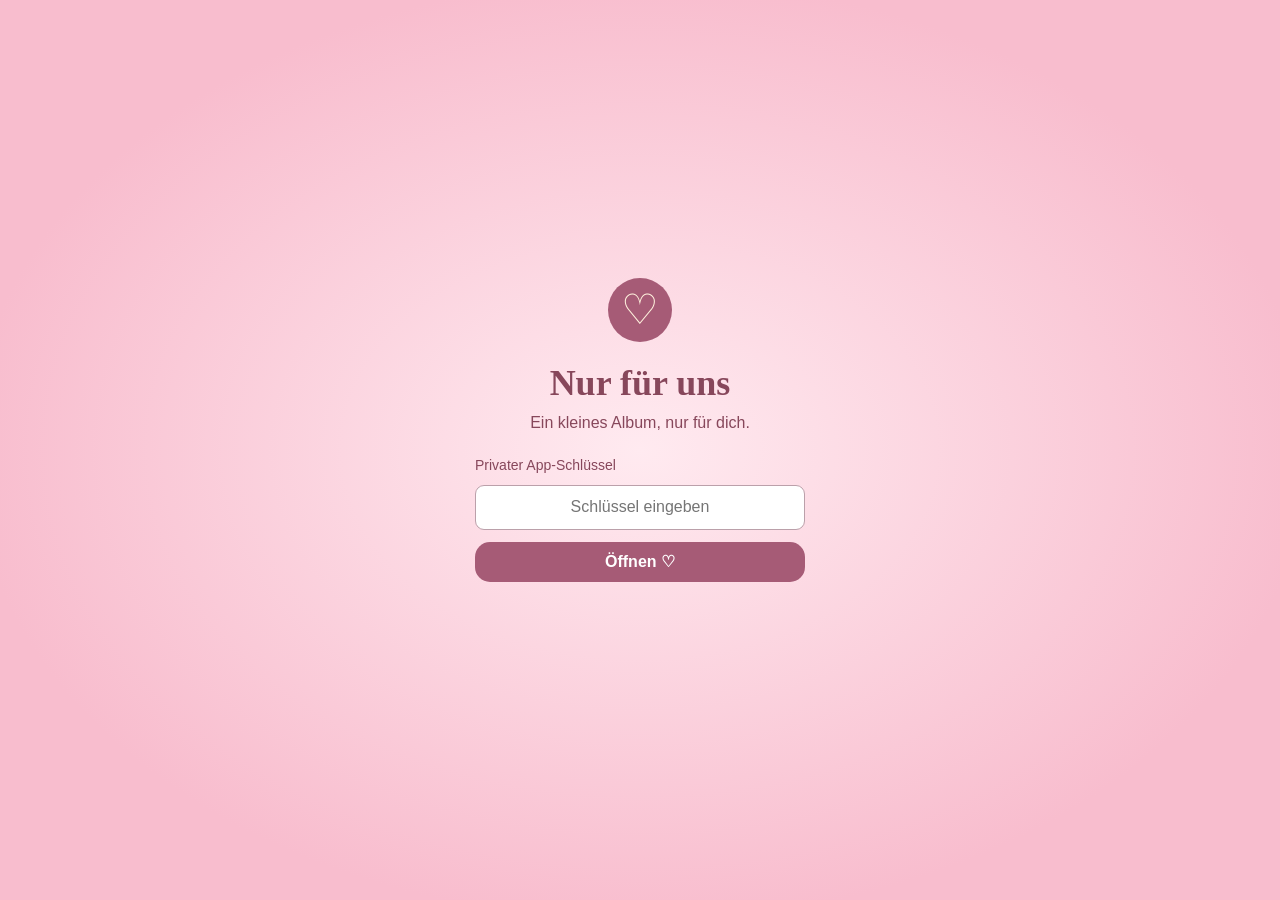
<file: website/index.html>
<!doctype html>
<html lang="de"><head><meta charset="utf-8"><meta name="viewport" content="width=device-width,initial-scale=1,viewport-fit=cover"><meta name="theme-color" content="#f8bdce"><meta name="apple-mobile-web-app-capable" content="yes"><meta name="apple-mobile-web-app-status-bar-style" content="default"><link rel="manifest" href="manifest.webmanifest"><link rel="apple-touch-icon" href="icon-192.png"><link rel="stylesheet" href="style.css?v=4"><title>Elisa ♡</title></head>
<body><main id="app"><section class="gate"><div class="seal">♡</div><h1>Nur für uns</h1><p>Ein kleines Album, nur für dich.</p><form id="access"><label for="key">Privater App-Schlüssel</label><input type="password" id="key" autocomplete="off" autocapitalize="none" autocorrect="off" spellcheck="false" placeholder="Schlüssel eingeben" required><button type="submit">Öffnen ♡</button></form><p class="error" id="access-error" role="alert"></p></section></main><dialog id="lightbox"><img alt="Erinnerungsfoto"><div class="light-nav"><button id="photo-prev" aria-label="Vorheriges Foto">‹</button><button id="close-photo">Schließen</button><button id="photo-next" aria-label="Nächstes Foto">›</button></div></dialog><script src="sound.js" defer></script><script src="app.js?v=4" defer></script></body></html>
</file>
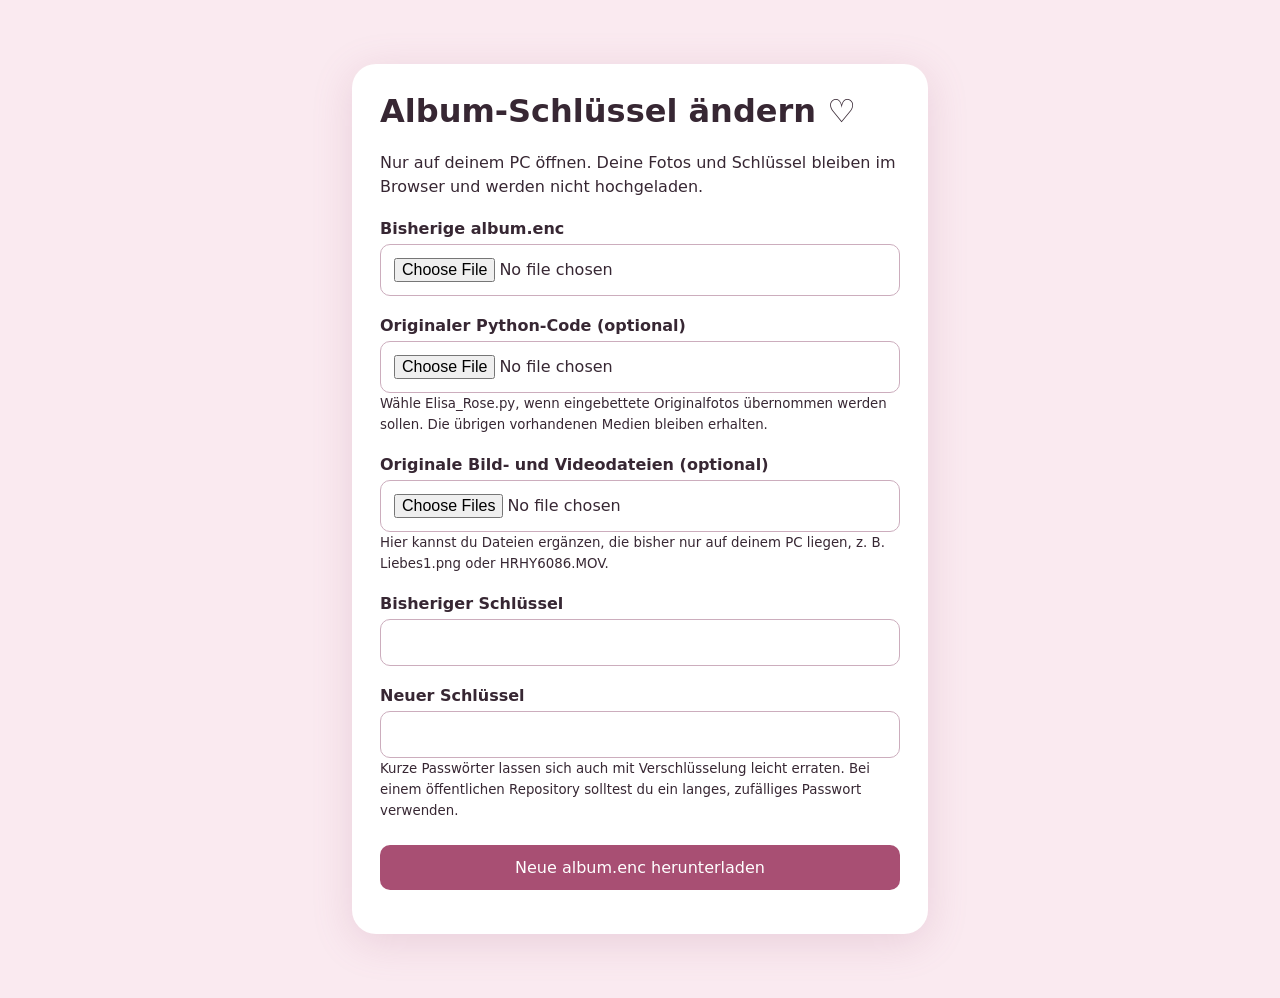
<file: Elisa-Originaldesign/Schluessel-aendern.html>
<!doctype html>
<html lang="de"><head><meta charset="utf-8"><meta name="viewport" content="width=device-width, initial-scale=1"><title>Album-Schlüssel ändern</title><style>body{font:16px system-ui;background:#faeaf0;color:#372733;margin:0;padding:24px}main{max-width:520px;margin:40px auto;background:white;padding:28px;border-radius:24px;box-shadow:0 8px 40px #ac658533}h1{margin-top:0}label{display:block;font-weight:600;margin:20px 0 6px}input,button{font:inherit;box-sizing:border-box;width:100%;padding:13px;border-radius:10px;border:1px solid #ccadbd}button{background:#a84f73;color:white;border:0;margin-top:24px;cursor:pointer}small,p{line-height:1.5}#result{overflow-wrap:anywhere}</style></head>
<body><main><h1>Album-Schlüssel ändern ♡</h1><p>Nur auf deinem PC öffnen. Deine Fotos und Schlüssel bleiben im Browser und werden nicht hochgeladen.</p><form id="form"><label for="file">Bisherige album.enc</label><input id="file" type="file" required><label for="source">Originaler Python-Code (optional)</label><input id="source" type="file" accept=".py"><small>Wähle Elisa_Rose.py, wenn eingebettete Originalfotos übernommen werden sollen. Die übrigen vorhandenen Medien bleiben erhalten.</small><label for="extra">Originale Bild- und Videodateien (optional)</label><input id="extra" type="file" accept="image/*,video/*,.MOV" multiple><small>Hier kannst du Dateien ergänzen, die bisher nur auf deinem PC liegen, z. B. Liebes1.png oder HRHY6086.MOV.</small><label for="old">Bisheriger Schlüssel</label><input id="old" type="password" autocomplete="off" required><label for="next">Neuer Schlüssel</label><input id="next" type="password" autocomplete="new-password" required><small>Kurze Passwörter lassen sich auch mit Verschlüsselung leicht erraten. Bei einem öffentlichen Repository solltest du ein langes, zufälliges Passwort verwenden.</small><button id="button">Neue album.enc herunterladen</button></form><p id="result" role="status"></p></main><script>
'use strict';
const get=id=>document.getElementById(id),magic=new TextEncoder().encode('ELISA2\0');
const b64=s=>{let clean=s.replace(/[\s\u200b\ufeff]/g,'').replace(/[\u2010-\u2015\u2212]/g,'-').replace(/-/g,'+').replace(/_/g,'/');clean=clean.padEnd(Math.ceil(clean.length/4)*4,'=');const d=atob(clean);return Uint8Array.from(d,c=>c.charCodeAt(0));};
async function derive(password,salt,uses){const material=await crypto.subtle.importKey('raw',new TextEncoder().encode(password),'PBKDF2',false,['deriveKey']);return crypto.subtle.deriveKey({name:'PBKDF2',salt,iterations:600000,hash:'SHA-256'},material,{name:'AES-GCM',length:256},false,uses);}
get('form').onsubmit=async e=>{
 e.preventDefault();const msg=get('result'),btn=get('button');btn.disabled=true;msg.textContent='Album wird neu verschlüsselt …';let stage='browser';
 try{
  if(!window.crypto||!crypto.subtle)throw new Error();
  stage='file';const bytes=new Uint8Array(await get('file').files[0].arrayBuffer());if(bytes.length<29)throw new Error();
  stage='old';const old=get('old').value.trim(),modern=magic.every((b,i)=>bytes[i]===b);let aes,iv,payload;
  if(modern){aes=await derive(old,bytes.slice(7,23),['decrypt']);iv=bytes.slice(23,35);payload=bytes.slice(35)}else{const raw=b64(old);if(raw.length!==32)throw new Error();aes=await crypto.subtle.importKey('raw',raw,'AES-GCM',false,['decrypt']);iv=bytes.slice(0,12);payload=bytes.slice(12)}
  let plain=await crypto.subtle.decrypt({name:'AES-GCM',iv},aes,payload);
  if(get('source').files.length){stage='source';const code=await get('source').files[0].text(),album=JSON.parse(new TextDecoder().decode(plain));const pics=new Map();const initial=code.match(/^EINGEBAUTE_FOTOS\s*=\s*\{([^\n]*)\}/m);if(initial){for(const m of initial[1].matchAll(/['"]([^'"\n]+)['"]\s*:\s*['"]([A-Za-z0-9+/=]+)['"]/g))pics.set(m[1],m[2])}for(const m of code.matchAll(/^EINGEBAUTE_FOTOS\[['"]([^'"\n]+)['"]\]\s*=\s*['"]([A-Za-z0-9+/=]+)['"]/gm))pics.set(m[1],m[2]);if(!pics.size)throw Error();for(const [name,base64] of pics){for(const k of Object.keys(album.media))if(k.toLowerCase()===name.toLowerCase())delete album.media[k];album.media[name]={type:name.toLowerCase().endsWith('.png')?'image/png':'image/jpeg',base64}}plain=new TextEncoder().encode(JSON.stringify(album));}
  if(get('extra').files.length){stage='source';const album=JSON.parse(new TextDecoder().decode(plain));for(const file of get('extra').files){const bytes=new Uint8Array(await file.arrayBuffer());let binary='';for(let i=0;i<bytes.length;i+=32768)binary+=String.fromCharCode(...bytes.subarray(i,i+32768));for(const name of Object.keys(album.media))if(name.toLowerCase()===file.name.toLowerCase())delete album.media[name];album.media[file.name]={type:file.type||(file.name.toLowerCase().endsWith('.mov')?'video/quicktime':file.name.toLowerCase().endsWith('.mp4')?'video/mp4':file.name.toLowerCase().endsWith('.png')?'image/png':'image/jpeg'),base64:btoa(binary)}}plain=new TextEncoder().encode(JSON.stringify(album));}
  stage='new';const next=get('next').value.trim();if(!next)throw new Error();if(next.length<12&&!confirm('Dieses kurze Passwort ist sehr leicht zu erraten. Trotzdem verschlüsseln?')){msg.textContent='Nicht verändert.';return;}
  const salt=crypto.getRandomValues(new Uint8Array(16)),newIv=crypto.getRandomValues(new Uint8Array(12)),newAes=await derive(next,salt,['encrypt']);const encrypted=await crypto.subtle.encrypt({name:'AES-GCM',iv:newIv},newAes,plain);
  const url=URL.createObjectURL(new Blob([magic,salt,newIv,encrypted],{type:'application/octet-stream'})),a=document.createElement('a');a.href=url;a.download='album.enc';document.body.append(a);a.click();a.remove();setTimeout(()=>URL.revokeObjectURL(url),60000);get('old').value='';get('next').value='';msg.textContent='Fertig! Lade die neu heruntergeladene album.enc zusammen mit index.html, app.js und sw.js bei GitHub hoch.';
 }catch(e){msg.textContent=({browser:'Bitte in einer aktuellen Chrome- oder Edge-Version auf dem PC öffnen.',file:'Die ausgewählte Datei ist ungültig.',old:'Der bisherige Schlüssel passt nicht zur Datei.',source:'Im ausgewählten Python-Code wurden keine eingebetteten Originalfotos gefunden.',new:'Der neue Schlüssel konnte nicht eingerichtet werden.'})[stage];}finally{btn.disabled=false;}
};
</script></body></html>
</file>
<file: website/style.css>
:root{color-scheme:light;--pink:#F8BDCE;--rose:#87475B;--script:'Segoe Script','Snell Roundhand','Apple Chancery','URW Chancery L',cursive;--shadow:0 5px 8px #63313d25;font:16px Arial,sans-serif;background:var(--pink);color:var(--rose)}
*{box-sizing:border-box}body{margin:0;background:radial-gradient(ellipse at center,#ffeaf0 0%,#f8bdce 74%);min-height:100vh;min-height:100dvh}button,a,input{font:inherit}button{border:0;border-radius:15px;background:white;color:var(--rose);height:40px;min-height:40px;padding:0 23px;font-weight:bold;cursor:pointer;touch-action:manipulation}button:hover{background:#e6a9bc}button:active{transform:scale(.98)}button:focus-visible,a:focus-visible,input:focus-visible{outline:2px solid #87475b;outline-offset:3px}button[disabled]{opacity:.6}.script{font-family:var(--script);font-weight:bold}h1,h2,h3,p{margin:0}img{display:block;max-width:100%;cursor:pointer}input{width:100%;border:1px solid #bba0aa;border-radius:9px;background:#fff;color:var(--rose);height:45px;text-align:center;padding:8px 12px;font-size:16px}input:focus{outline-color:var(--rose)}[hidden]{display:none!important}
#app{position:relative;max-width:1000px;min-height:100vh;min-height:100dvh;margin:auto;padding:max(12px,env(safe-area-inset-top)) 14px max(16px,env(safe-area-inset-bottom));display:flex;flex-direction:column}.tools{position:absolute;z-index:3;top:max(10px,env(safe-area-inset-top));right:14px;display:flex;gap:5px}.tools button{min-height:28px;height:28px;font-size:11px;padding:0 9px;background:#ffffff91;border:1px solid #b4758944;font-weight:400}.page{flex:1;display:flex;flex-direction:column;justify-content:center;text-align:center;padding-top:25px}.pagehead{padding:7px 0 11px;text-align:center}.pagehead h1{font-size:clamp(23px,4vw,32px);line-height:1.27}.eyebrow{font:700 11px Arial,sans-serif;letter-spacing:.025em;margin-top:5px}.nav{display:flex;justify-content:center;gap:12px;padding:18px 0 12px;margin-top:auto}.nav button{width:145px;max-width:48%}.nav button:only-child{width:300px;max-width:86%}.nav button:last-child:nth-child(2){min-width:145px}.stage{position:relative;margin:auto;width:100%;max-width:900px}.decoration{position:absolute;transform:translate(-50%,-50%);font:400 var(--size) Arial,sans-serif;color:#b96986;pointer-events:none;z-index:1}.spark{color:#c19277}.filled-heart{font-size:32px;color:#bc6d8b}
.gate{width:min(100%,370px);margin:auto;padding:36px 20px;text-align:center}.gate .seal{width:64px;height:64px;display:grid;place-items:center;background:#a65b76;border-radius:50%;color:#fff1dd;font-size:42px;margin:0 auto 20px}.gate h1{font:700 36px var(--script)}.gate p{margin:10px 0}.gate form{display:grid;gap:12px;text-align:left;margin-top:25px}.gate label{font-size:14px}.gate form button{background:#a65b76;color:white}.error{min-height:1.3em;font-size:13px;color:#9d3657;line-height:1.4}
/* Page 1 — original coordinates 820 x 570. */
#page-0{justify-content:center}.hero{aspect-ratio:820/570;max-width:820px;display:flex;align-items:center;justify-content:center;flex-direction:column;gap:15px;flex:none}.letter{width:59%;height:59%;display:flex;align-items:center;justify-content:center;position:absolute;top:13%;left:20.5%}.letter img{width:100%;height:100%;object-fit:contain}.hero h1{position:absolute;top:77%;font-size:clamp(31px,6vw,46px);color:var(--rose)}.hero .filled-heart{position:absolute;top:89%}.envelope{width:100%;aspect-ratio:1.65;background:#fff0db;border:1px solid #c1a28e;position:relative;box-shadow:var(--shadow)}.envelope:before{content:'';position:absolute;inset:0;clip-path:polygon(0 0,100% 0,50% 70%);background:#f6d8bf}.wax{position:absolute;left:50%;top:60%;transform:translate(-50%,-50%);width:45px;height:45px;background:#ac5779;color:#fff0d8;display:grid;place-items:center;border-radius:50%;font:700 26px Georgia,serif}
/* Page 2 — layout uses the same canvas positions as the Tkinter original. */
.scrap{max-width:820px;aspect-ratio:820/550;container-type:inline-size}.strip{position:absolute;width:19.5%;height:51%;transform:translate(-50%,-50%) rotate(var(--angle));z-index:2;display:flex;align-items:center;justify-content:center}.strip img{max-width:100%;max-height:100%;width:auto;height:auto;object-fit:contain;filter:drop-shadow(4px 5px 0 #e2b9aa)}.strip-0{left:20.73%;top:36.36%}.strip-1{left:50%;top:27.45%}.strip-2{left:79.27%;top:36.36%}.tape{position:absolute;z-index:3;top:-5px;left:35%;width:30%;height:15px;background:#f4deb9d9;transform:rotate(-6deg);pointer-events:none}.note{position:absolute;top:69.1%;width:30.5%;height:21.45%;background:#fbe3dc;border:1px solid #ddaf9f;box-shadow:4px 5px 0 #db9fb2;padding:5px;display:flex;flex-direction:column;align-items:center;justify-content:center;font-family:var(--script);line-height:1.5;font-size:clamp(10px,1.83cqw,15px);white-space:pre-line;z-index:2}.note-one{left:5.5%}.note-two{left:64%}.note .tape{background:#ebc5a8;width:20%;left:40%;height:17px}.note b{font:400 1.5em var(--script)}.video-card{position:absolute;top:76.36%;left:50%;width:18.3%;height:32.7%;transform:translate(-50%,-50%) rotate(3deg);background:#fff;padding:7px;box-shadow:4px 5px 7px #66314247;border:1px solid #514047;outline:1px solid #bba9aa;outline-offset:-4px;display:flex;flex-direction:column;gap:5px}.video-card video,.video-card img,.video-missing{width:100%;min-height:0;flex:1;object-fit:cover;border:1px solid #514047;background:#e6b6c5}.video-missing{display:grid;place-items:center;font-size:10px}.video-card .script{font-size:clamp(9px,1.46cqw,12px);white-space:nowrap}.arrow{position:absolute;top:75%;font-size:28px;line-height:1;pointer-events:none}.arrow-left{left:36.5%}.arrow-right{right:36.5%}.hint{font-size:12px;line-height:1.4;text-align:center}.scrap>.hint{position:absolute;bottom:0;left:0;width:100%}.missing{display:grid;place-items:center;color:#b96e88;background:#f0b8cb;width:100%;height:100%;font-size:26px}
/* Page 3 — four photographs above, three below; no image cropping. */
.collage{max-width:900px;container-type:inline-size}.gallery{position:relative;aspect-ratio:900/440}.polaroid{position:absolute;left:var(--x);top:var(--y);width:var(--w);height:var(--h);max-width:var(--w);margin:0;transform:translate(-50%,-50%) rotate(var(--angle));background:#fffefa;border:1px solid #c3a3aa;padding:6px 6px 2px;box-shadow:3px 5px 7px #5c2b3d38;display:flex;flex-direction:column;z-index:2}.picture{min-height:0;flex:1;display:flex;align-items:center;justify-content:center;overflow:hidden}.picture img{width:100%;height:100%;object-fit:contain}.picture .turn{transform:rotate(-90deg);width:68%;height:150%;max-width:none}.polaroid figcaption{min-height:22px;font:clamp(9px,1.45cqw,13px) var(--script);display:flex;align-items:center;justify-content:center;line-height:1.15;padding:2px 0}.polaroid .tape{width:30%;height:12px;left:35%;top:-4px}.gallery .decoration{z-index:4}.caption-line{font-size:clamp(12px,2cqw,17px);padding:5px 0 20px}.spotify{display:flex;align-items:center;gap:14px;background:#19181c;color:white;margin:0 2.5% 7px;border-radius:18px;padding:12px 16px;box-shadow:4px 4px 0 #dfa3b6;text-align:left;min-height:110px}.record{flex:0 0 94px;width:94px;height:94px;border:1px solid #777078;border-radius:50%;background:repeating-radial-gradient(circle,#151417 0 3px,#343139 4px 5px,#151417 6px 8px);display:grid;place-items:center;animation:spin 12s linear infinite;position:relative}.record img{width:44%;height:44%;object-fit:cover;border-radius:50%;border:2px solid #a65b76}.record:after{position:absolute;content:'';background:#fce0ea;width:4px;height:4px;border-radius:50%}.track{flex:1;min-width:0}.track small{color:#1ed760;font-weight:700;font-size:12px}.track h2{font:700 25px Arial,sans-serif;margin:6px 0}.track p{font-size:14px;color:#d8cdd2}.soundtrack{color:#e5afc2;white-space:nowrap;font-size:16px}.play{border-radius:50%;width:56px;height:56px;flex:0 0 56px;display:grid;place-items:center;background:#1ed760;color:#151417;text-decoration:none;font-size:25px;padding-left:3px}.collage>.hint{font-size:11px;margin:5px 0}.record:hover{animation-play-state:paused}@keyframes spin{to{transform:rotate(360deg)}}
/* Page 4 — locked book and two-page open book, original paper colors. */
.locked,.opened{display:flex;flex-direction:column;flex:1}.locked .pagehead{padding:28px 0}.lockscreen{display:flex;align-items:center;justify-content:center;gap:45px;min-height:365px;padding:20px 12px}.cover{width:240px;min-height:320px;background:#a65b76;color:white;border:3px solid var(--rose);position:relative;display:flex;flex-direction:column;align-items:center;justify-content:space-around;padding:34px 14px;box-shadow:13px 12px 0 #fff1dd,16px 16px 0 #bfa18f,20px 20px 0 #d99aae}.cover:before{content:'';position:absolute;inset:12px;border:2px solid #e8b9c6;pointer-events:none}.spine{position:absolute;left:18px;top:0;bottom:0;width:3px;background:var(--rose)}.cover-title{font:italic 26px Georgia,serif;white-space:pre-line}.cover-heart{font:85px Arial,sans-serif;color:#f1b7cb;line-height:1}.cover-footer{font-size:16px}.clasp{position:absolute;right:-15px;top:44%;padding:8px 10px;background:#d7a4b6;border:2px solid var(--rose);color:var(--rose);font-size:22px}.lockform{width:245px;text-align:center}.lockform h2{font-size:22px}.lockform p{white-space:pre-line;font-size:14px;line-height:1.45;margin:14px 0}.lockform label{font-size:13px}.lockform form{display:grid;gap:12px;margin-top:12px}.lockform form button{width:100%}.quote{font-size:17px;padding:20px 0 10px}.book{margin:10px auto 20px;width:100%;max-width:850px;display:grid;grid-template-columns:1fr 1fr;gap:5px;background:#a65b76;border:2px solid #fde4e9;padding:15px;box-shadow:7px 10px 0 #d99aae;color:#87475b;text-align:left}.paper{position:relative;min-height:480px;min-width:0;padding:22px 24px 36px;background:#fff1de;box-shadow:0 0 0 3px #d6bfa7,0 0 0 6px #ead8c0}.paper.right{background:#fff8ec;text-align:center;box-shadow:inset 7px 0 8px #cdb29b85,0 0 0 3px #d6bfa7,0 0 0 6px #ead8c0}.paper .eyebrow{font-size:12px;color:#ac687e;font-weight:400}.paper h2{font:34px Georgia,serif;line-height:1.09;white-space:pre-line;margin:20px 0}.paper hr{border:0;border-top:2px solid #dca0b0;margin:17px 0}.diary-text{font:17px/1.43 Georgia,serif;color:#664b50}.paper h3.script{text-align:center;font-size:20px;margin:23px 0 14px}.timer{display:grid;grid-template-columns:repeat(4,1fr);gap:5px}.timer>div{border:1px solid #e2a9b8;background:#f4dde1;padding:8px 2px;text-align:center;min-width:0}.timer b{font:700 clamp(19px,3.5vw,28px) Georgia,serif;display:block;margin:4px 0 8px}.timer small{font:700 clamp(8px,1.2vw,10px) Arial,sans-serif;color:#99566c}.page-number{position:absolute;bottom:12px;left:17px;font-size:11px;color:#b88b91}.right .page-number{left:auto;right:17px}.torn{position:relative;padding:8px;margin:20px 0;background:#fff9ed;transform:rotate(-3deg);filter:drop-shadow(3px 5px 4px #5f433144);clip-path:polygon(0 2%,5% 0,9% 2%,15% 0,21% 1%,27% 0,33% 2%,39% 0,45% 2%,51% 0,57% 2%,63% 0,69% 1%,75% 0,81% 2%,87% 0,93% 2%,100% 0,98% 10%,100% 16%,98% 28%,100% 37%,98% 48%,100% 58%,98% 72%,100% 83%,98% 90%,100% 100%,92% 98%,85% 100%,76% 98%,68% 100%,60% 98%,52% 100%,45% 98%,37% 100%,30% 98%,23% 100%,15% 98%,7% 100%,0 98%,2% 85%,0 77%,2% 64%,0 53%,2% 42%,0 31%,2% 20%,0 10%)}.torn img{width:100%;aspect-ratio:1.25;object-fit:cover;object-position:50% 30%}.torn .tape{top:4px;height:22px;width:28%;left:6%;transform:rotate(-15deg)}.torn .t2{left:auto;right:5%;transform:rotate(14deg)}.right h2{font-family:var(--script);font-size:29px;font-weight:bold;margin:20px 0 12px}.right h3{font:23px var(--script);margin:12px 0}.right p{font:14px/1.4 Georgia,serif;color:#78565e}
dialog{width:min(94vw,760px);max-height:94vh;max-height:94dvh;border:0;border-radius:8px;background:#f8bdce;padding:12px;box-shadow:0 15px 40px #54233344}dialog::backdrop{background:#4c283bd9}dialog img{margin:auto;max-width:100%;max-height:75vh;max-height:75dvh;object-fit:contain}.light-nav{display:flex;justify-content:center;gap:10px;margin-top:12px}.light-nav button{min-width:46px}
@media(min-height:760px) and (min-width:760px){#app{max-width:960px}.page{padding-top:28px}.hero{max-width:820px}.pagehead{padding-top:18px}.nav{padding-bottom:20px}}
@media(max-width:620px){#app{padding-left:10px;padding-right:10px}.tools{right:10px}.page{padding-top:36px}.pagehead h1{font-size:25px}.pagehead .eyebrow{font-size:10px}.hero{min-height:0;aspect-ratio:1;max-width:440px}.letter{width:78%;left:11%;top:12%;height:56%}.hero h1{top:73%;font-size:39px}.hero .filled-heart{top:87%}.hero .decoration{font-size:17px}.nav{padding:22px 0 14px;gap:10px}.nav button{min-height:44px}.scrap{aspect-ratio:410/450}.strip{width:26%;height:42%;top:25%}.strip-0{left:17%;top:30%}.strip-2{left:83%;top:30%}.video-card{top:56%;width:30%;height:28%;padding:5px;gap:3px}.video-card .script{font-size:10px;white-space:normal}.note{top:72%;width:45%;height:22%;font-size:12px;line-height:1.35}.note-one{left:2%}.note-two{left:53%}.arrow{display:none}.scrap .decoration{font-size:14px}.scrap>.hint{font-size:11px;bottom:0}.gallery{aspect-ratio:auto;display:grid;grid-template-columns:repeat(2,minmax(0,1fr));gap:17px 14px;padding:12px 10px 20px}.polaroid{position:relative;top:auto;left:auto;width:100%;height:auto;max-width:none;transform:rotate(var(--angle));padding:6px 6px 2px;min-height:160px}.picture{aspect-ratio:1;min-height:100px}.picture img{max-height:220px}.picture .turn{width:72%;height:135%}.polaroid figcaption{font-size:12px;min-height:29px}.gallery .decoration{font-size:15px;z-index:1}.polaroid:last-of-type{grid-column:1/-1;max-width:49%;margin:auto}.caption-line{font-size:15px}.spotify{gap:9px;padding:10px;margin:0 0 8px;min-height:80px;border-radius:14px}.record{width:58px;height:58px;flex-basis:58px}.track small{font-size:9px}.track h2{font-size:17px;margin:4px 0}.track p{font-size:11px;line-height:1.25}.soundtrack{display:none}.play{width:40px;height:40px;flex-basis:40px;font-size:19px}.lockscreen{flex-direction:column;gap:34px;padding-top:10px}.cover{width:170px;min-height:230px;padding:24px 13px}.cover-title{font-size:21px}.cover-heart{font-size:57px}.cover-footer{font-size:13px}.locked .pagehead{padding:12px 0}.lockform{width:min(100%,250px)}.quote{font-size:15px}.book{grid-template-columns:1fr;gap:10px;padding:10px}.paper{padding:24px 18px 36px;min-height:0}.paper h2{font-size:32px}.paper h3.script{font-size:20px}.timer small{font-size:10px}.timer b{font-size:27px}.paper.right{box-shadow:0 0 0 3px #d6bfa7,0 0 0 6px #ead8c0}.right .torn{margin:8px 8px 20px}.right h2{font-size:27px}.right h3{font-size:21px}}
@media(prefers-reduced-motion:reduce){.record{animation:none}button:active{transform:none}}
</file>
